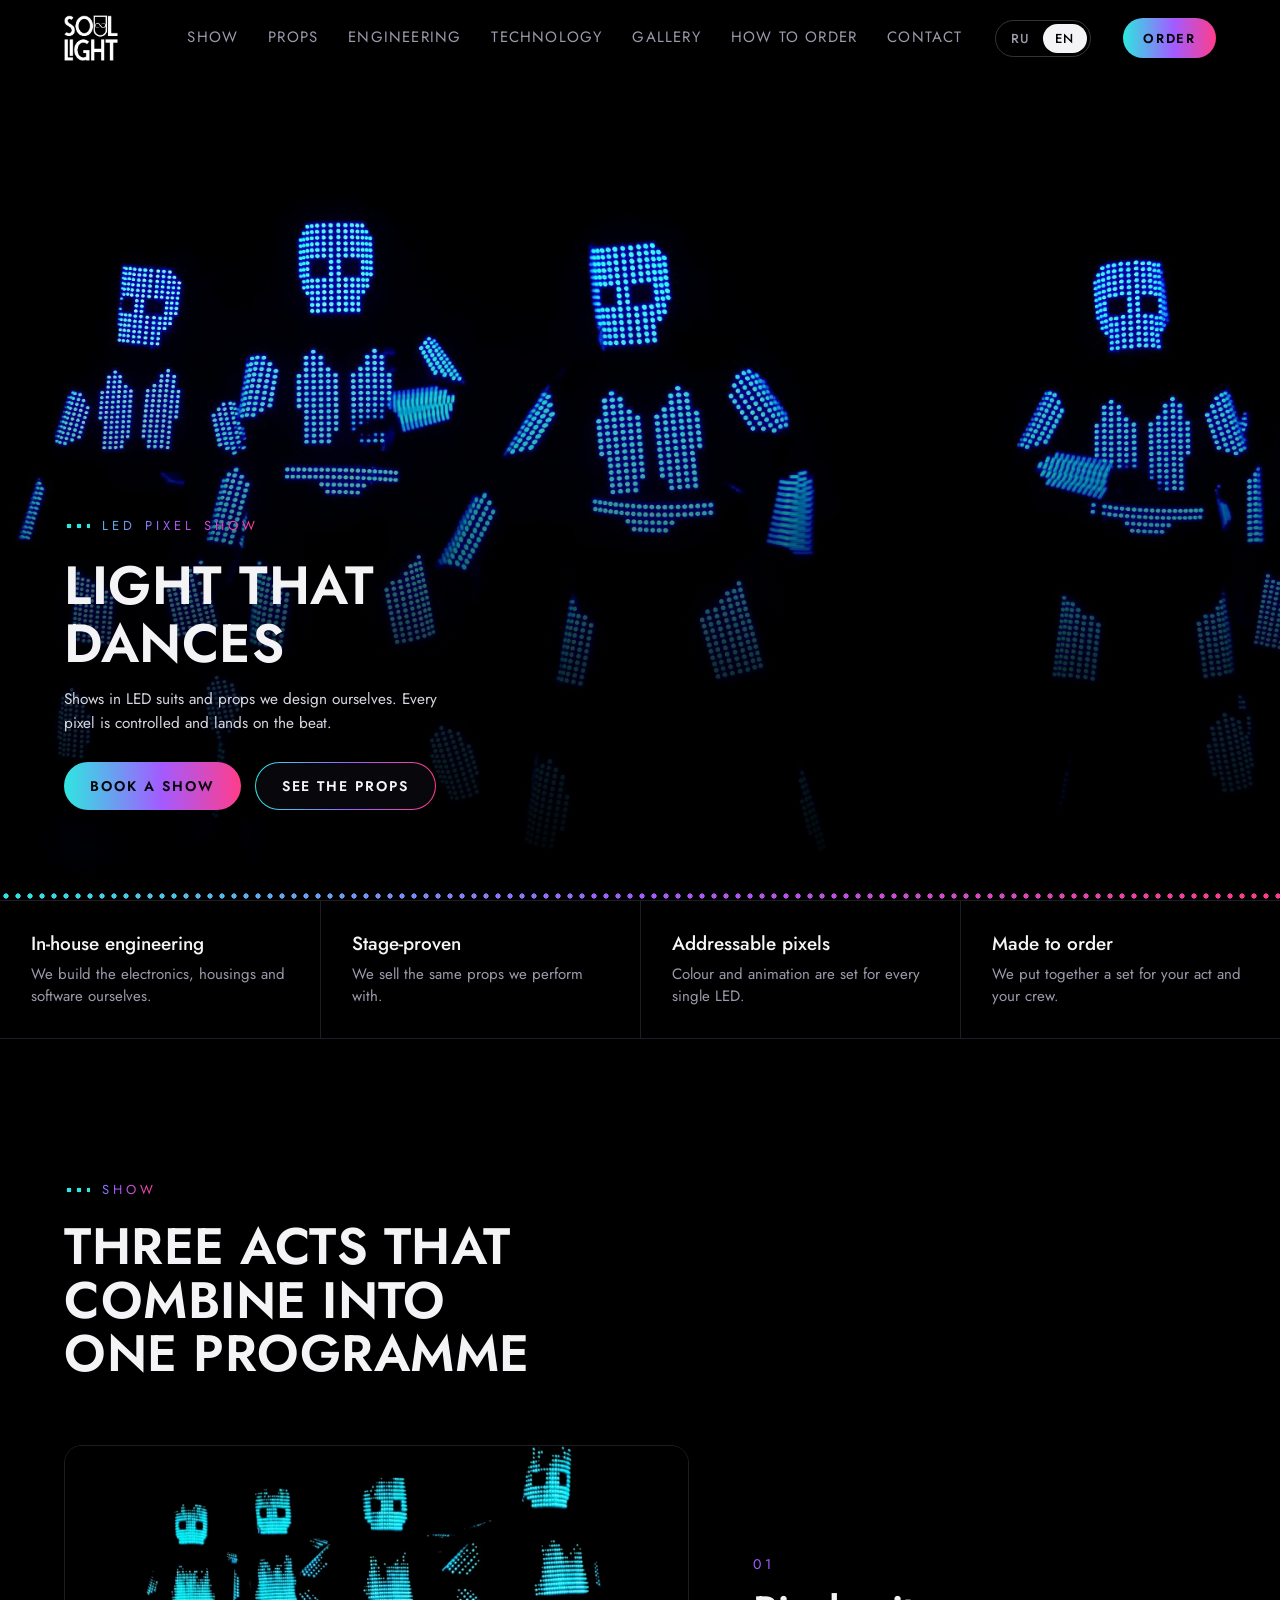
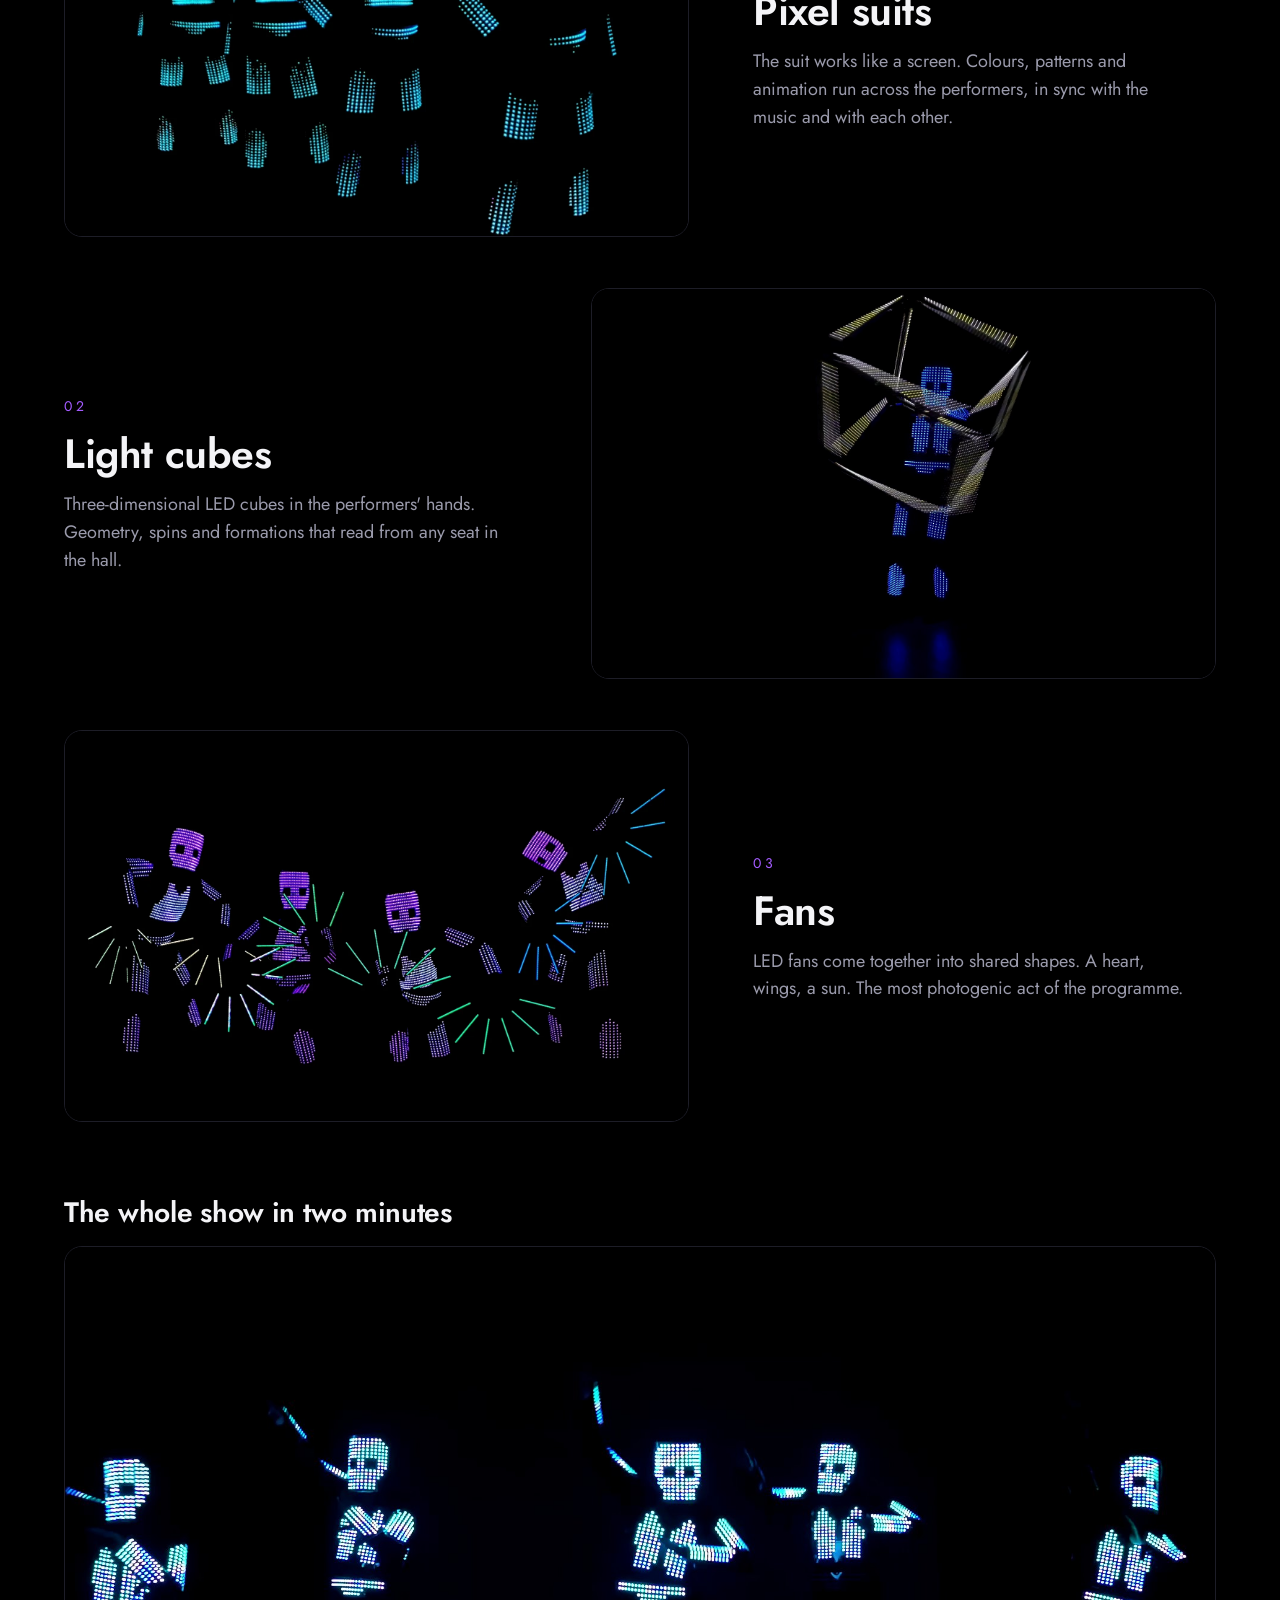
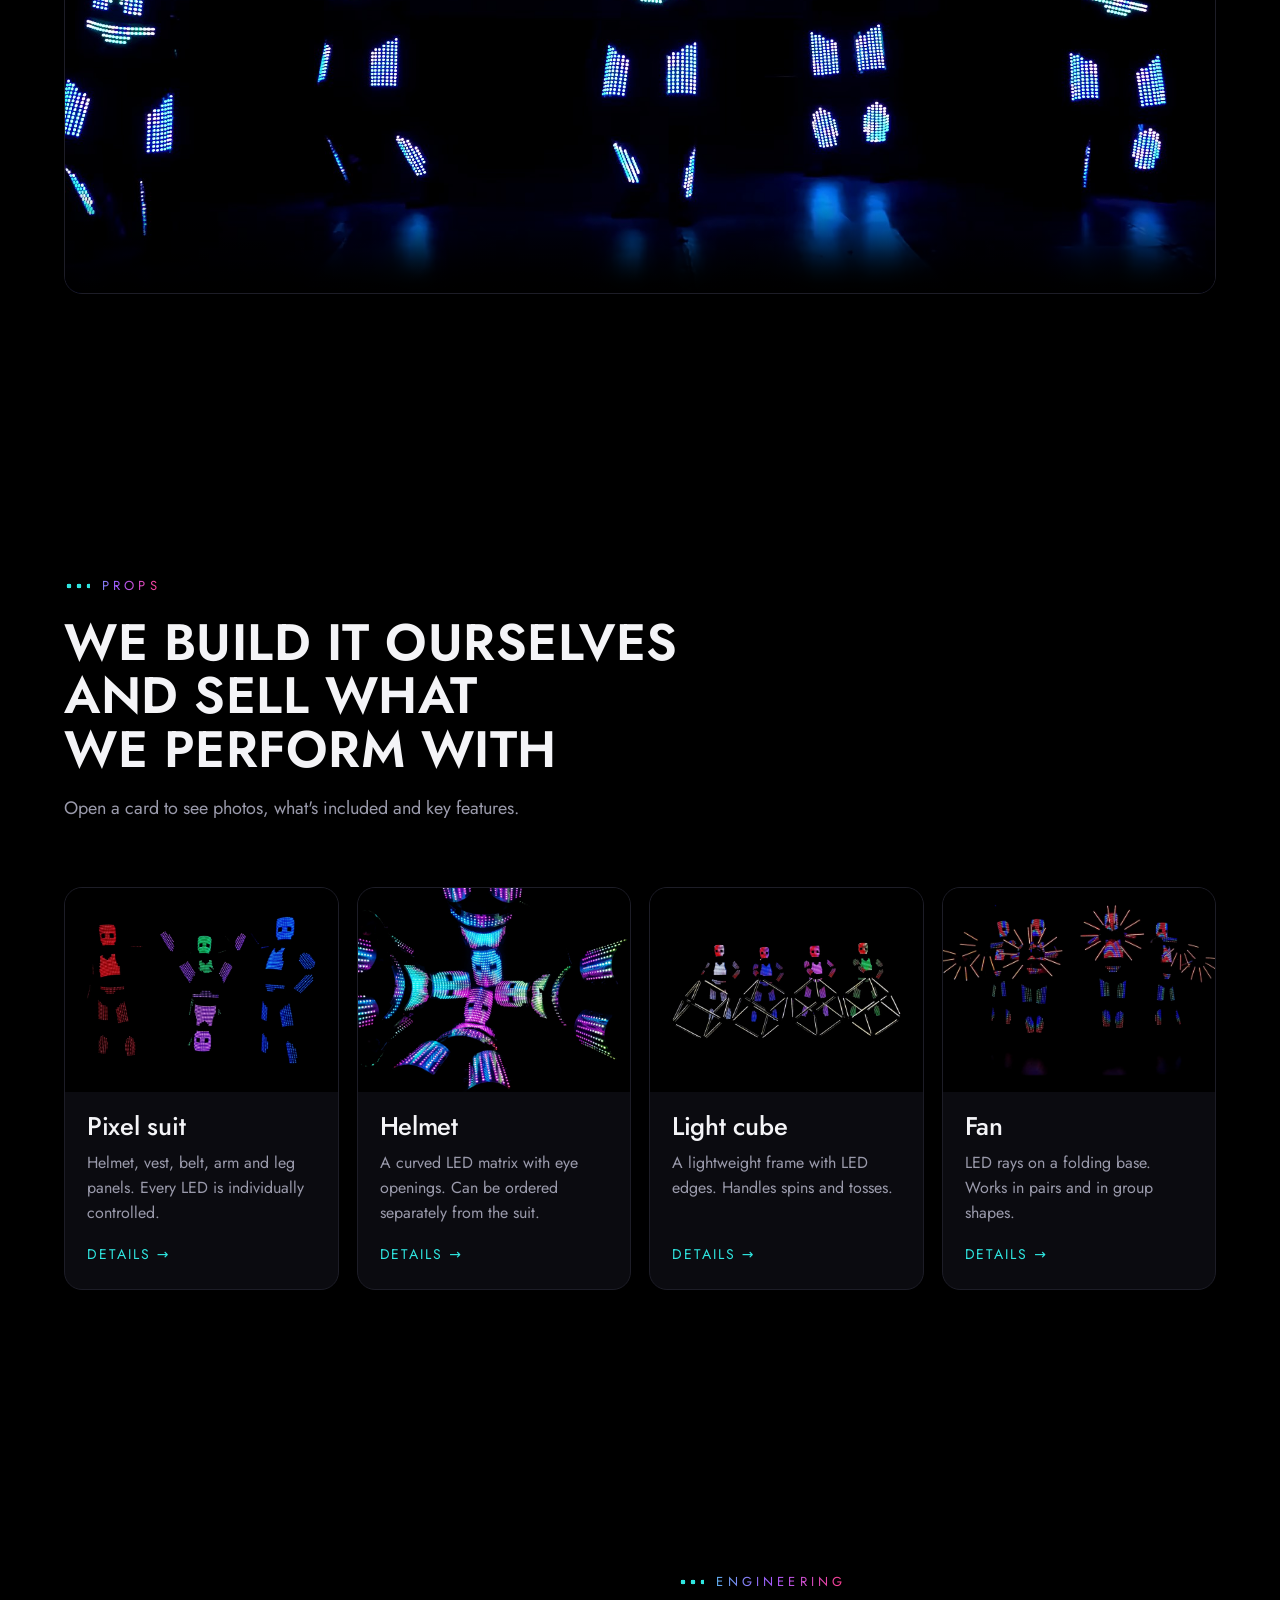
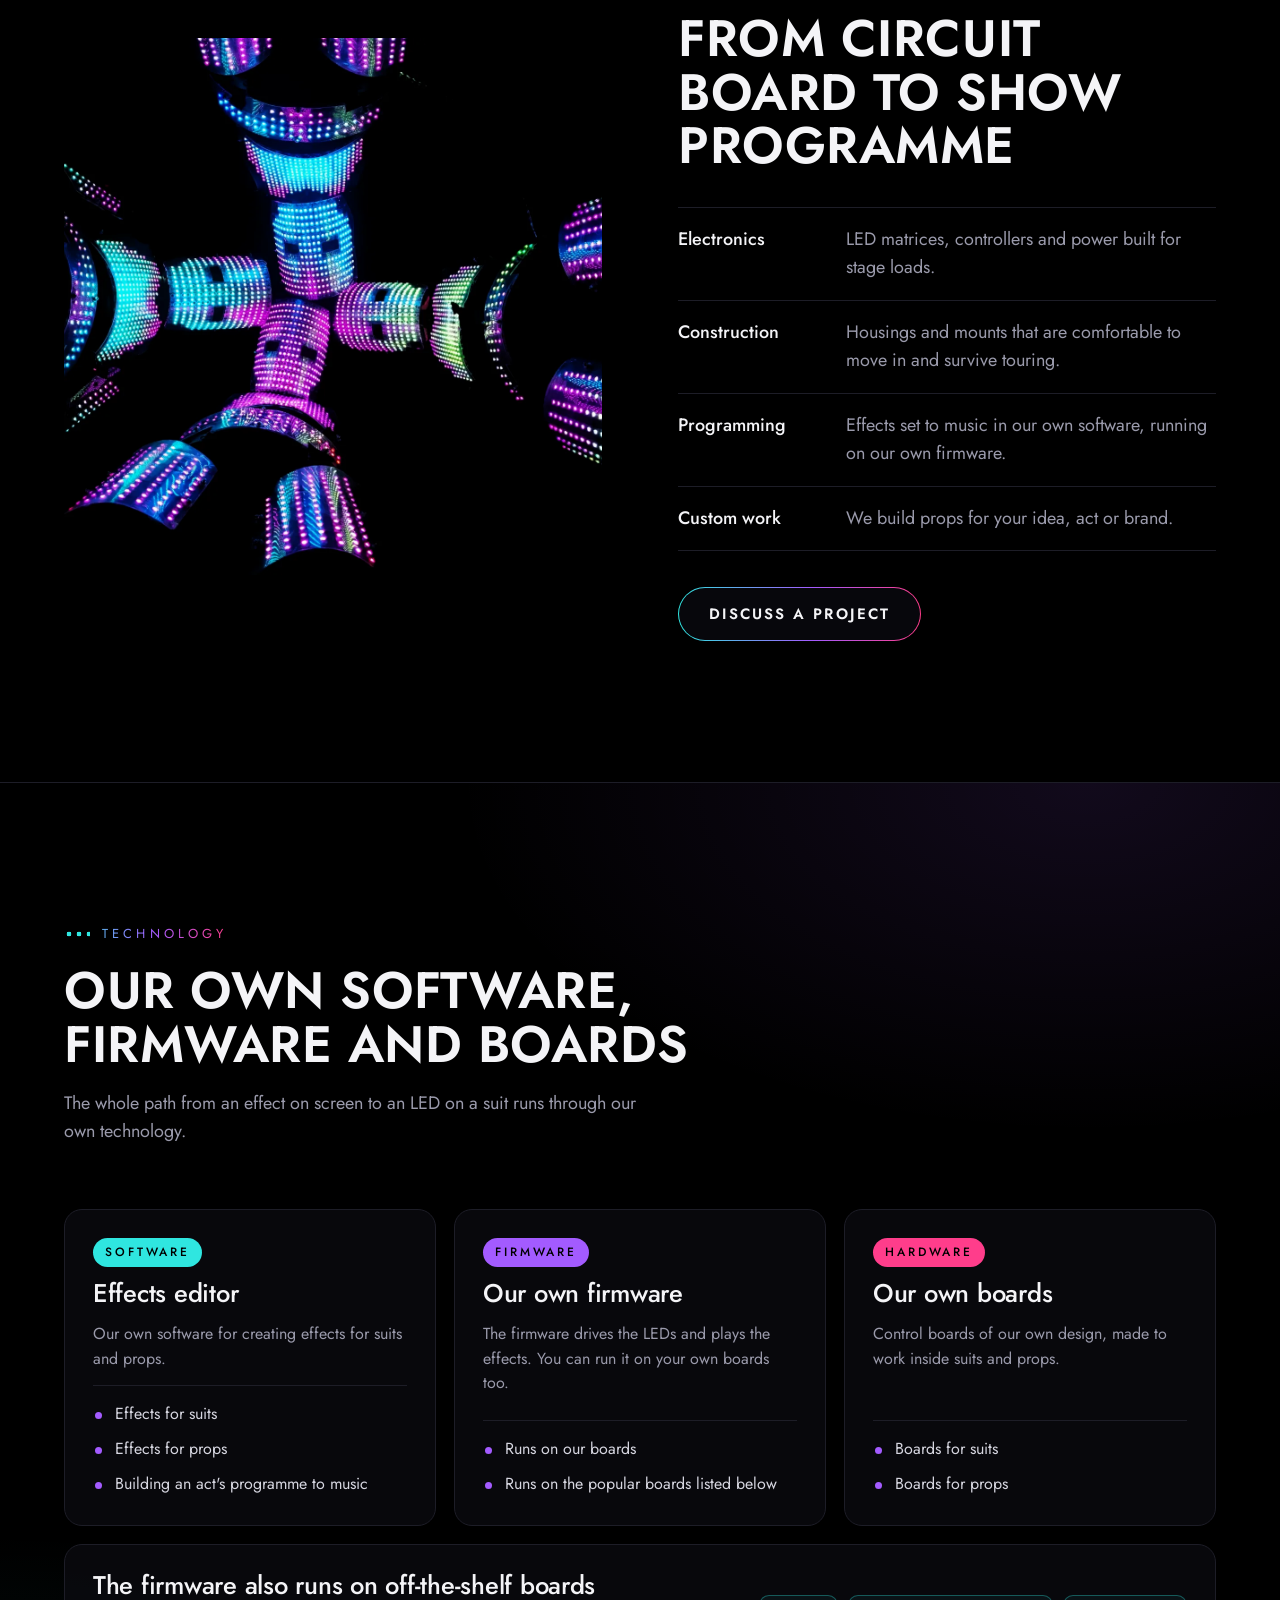
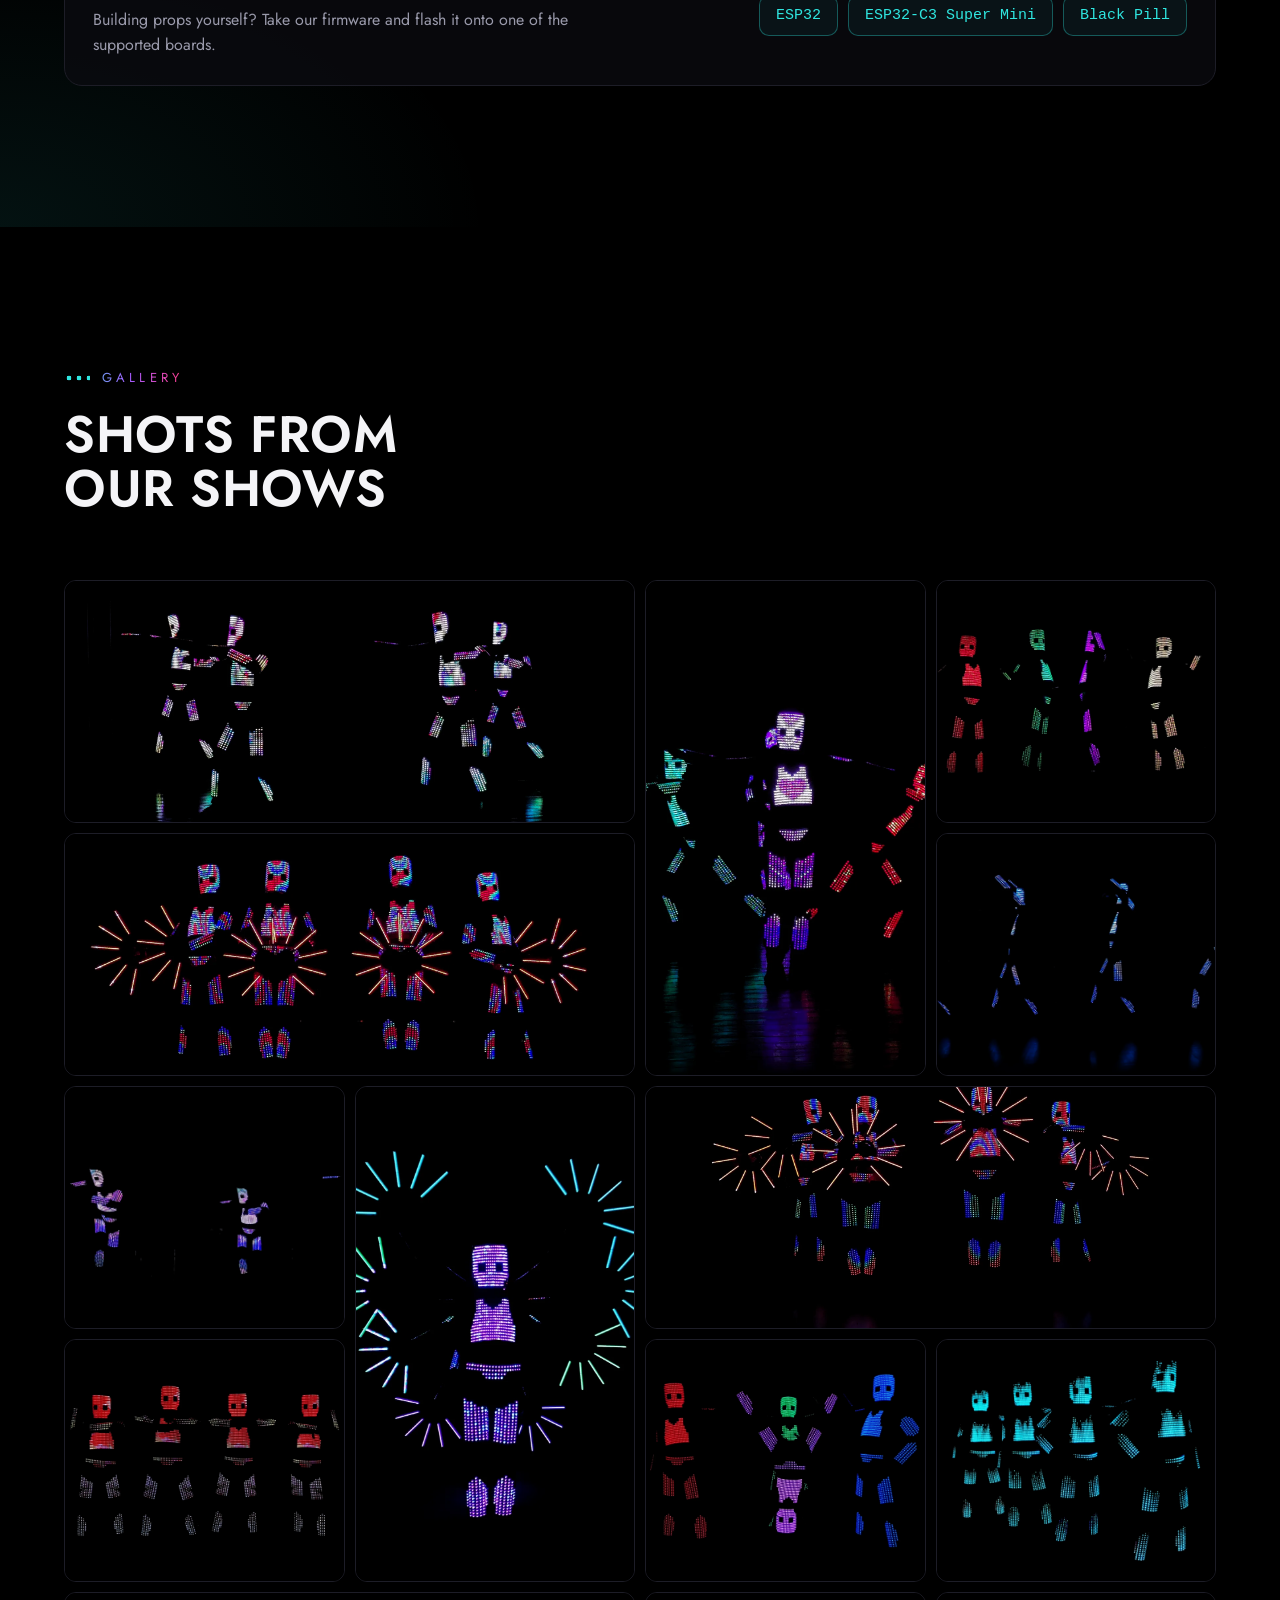
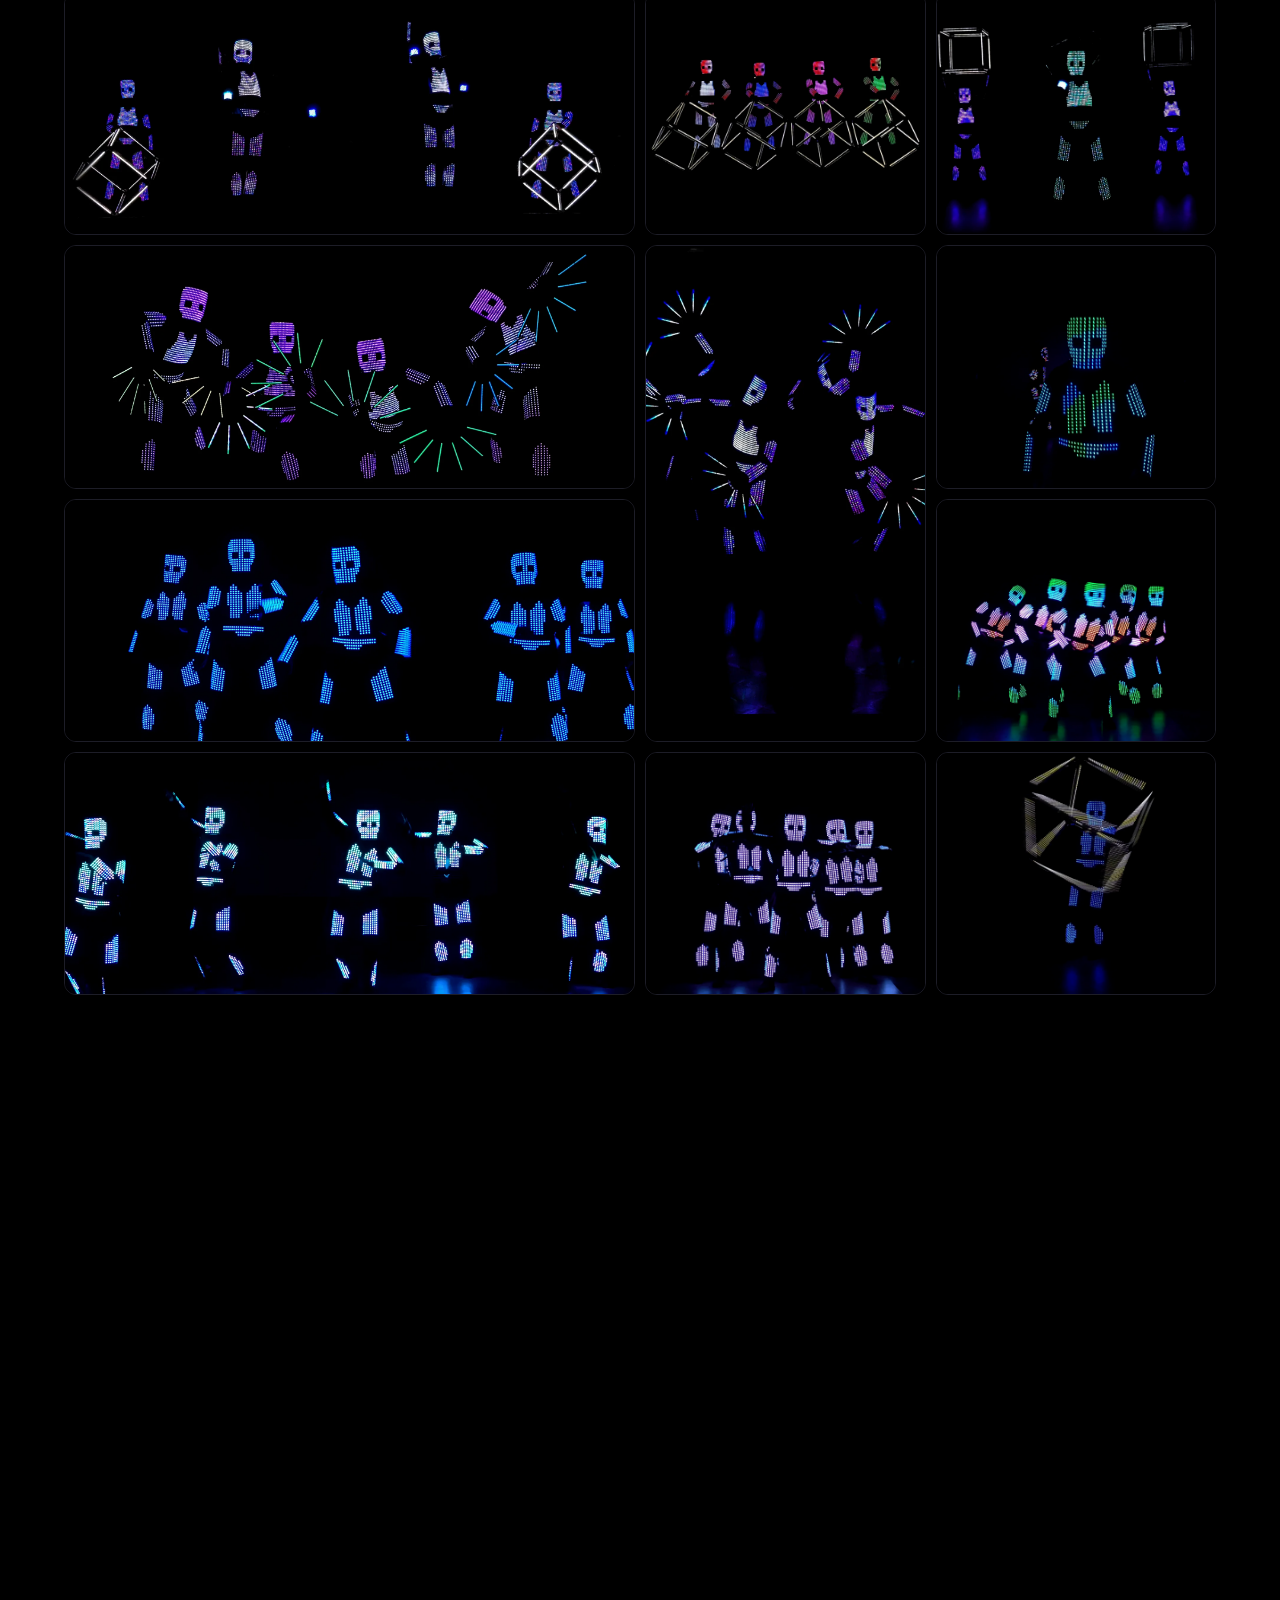
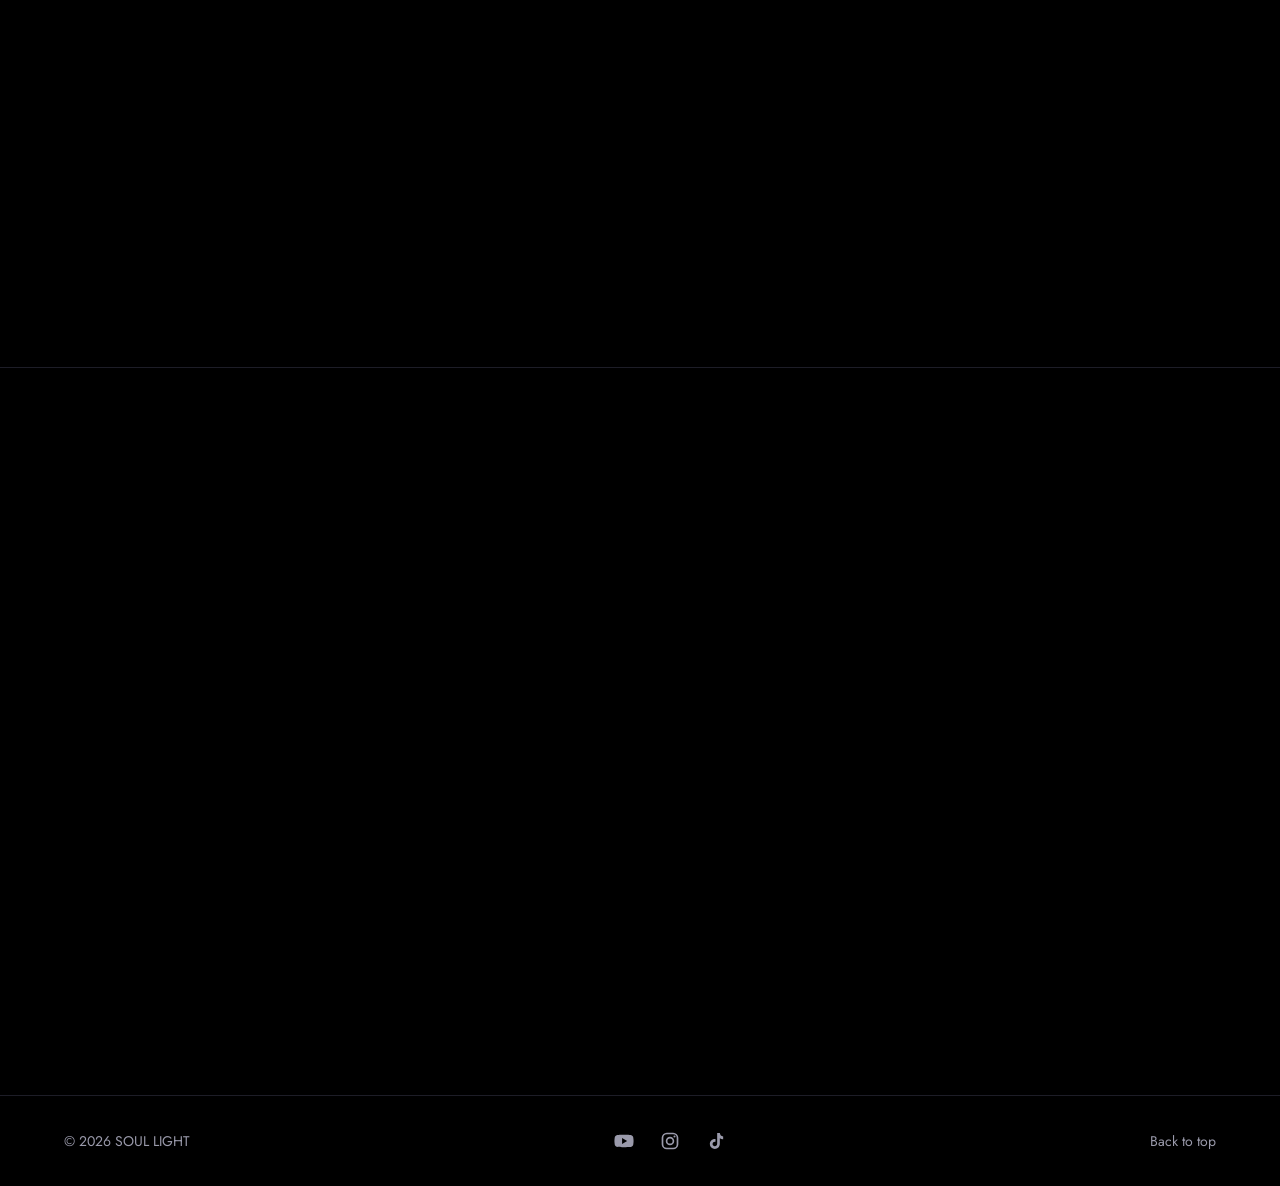
<file: index.html>
<!doctype html>
<html lang="ru">
<head>
<meta charset="utf-8">
<meta name="viewport" content="width=device-width, initial-scale=1">
<title>SOUL LIGHT. Световое шоу и светодиодный реквизит</title>
<meta name="description" content="SOUL LIGHT. Световое пиксельное шоу, светодиодные костюмы, кубы и веера собственной разработки.">
<meta name="theme-color" content="#000000">
<link rel="icon" href="assets/img/logo.png">
<link rel="preconnect" href="https://fonts.googleapis.com">
<link rel="preconnect" href="https://fonts.gstatic.com" crossorigin>
<link href="https://fonts.googleapis.com/css2?family=Jost:wght@300;400;500;600&display=swap" rel="stylesheet">
<link rel="preload" as="image" href="assets/img/hero-fans.webp">
<link rel="stylesheet" href="assets/style.css?v=202611132111">
<script>
(function () {
  var l = new URLSearchParams(location.search).get('lang');
  if (l !== 'ru' && l !== 'en') { try { l = localStorage.getItem('sl-lang'); } catch (e) { l = null; } }
  if (l === 'ru') return;
  var d = document.documentElement;
  d.classList.add('i18n-wait');
  setTimeout(function () { d.classList.remove('i18n-wait'); }, 2500);
})();
</script>
<style>.i18n-wait body { opacity: 0; }</style>
</head>
<body>

<header class="top" id="top">
  <a class="brand" href="#top" aria-label="SOUL LIGHT"><img src="assets/img/logo.png" alt="SOUL LIGHT" width="559" height="651"></a>
  <nav class="nav" id="nav">
    <a href="#show">Шоу</a>
    <a href="#props">Реквизит</a>
    <a href="#lab">Разработка</a>
    <a href="#tech">Технологии</a>
    <a href="#gallery">Галерея</a>
    <a href="#order">Как заказать</a>
    <a href="#contact">Контакты</a>
  </nav>
  <div class="lang" role="group" aria-label="Language"><button type="button" data-lang="ru" aria-pressed="true">RU</button><button type="button" data-lang="en" aria-pressed="false">EN</button></div>
  <a class="btn btn-small" href="#contact">Заказать</a>
  <button class="burger" id="burger" aria-label="Меню" aria-expanded="false"><span></span><span></span></button>
</header>

<main>

<section class="hero" id="hero">
  <div class="slide on" data-hold="15500">
    <video class="hero-bg" id="heroVideo" autoplay muted loop playsinline preload="auto" poster="assets/img/v-blue-five.jpg" aria-label="Фрагменты светового шоу SOUL LIGHT">
      <source src="assets/video/hero.mp4" type="video/mp4">
    </video>
    <div class="hero-text">
      <p class="eyebrow">Световое пиксельное шоу</p>
      <h1>Свет, который<br>танцует</h1>
      <p class="lead">Шоу в светодиодных костюмах и реквизит собственной разработки. Каждый пиксель управляется и попадает в музыку.</p>
      <div class="actions">
        <a class="btn" href="#contact">Заказать шоу</a>
        <a class="btn btn-ghost" href="#props">Смотреть реквизит</a>
      </div>
    </div>
  </div>
  <div class="hero-dots" id="heroDots" role="tablist" aria-label="Слайды"></div>
  <div class="pixels" aria-hidden="true"></div>
</section>


<section class="adv" aria-label="Преимущества">
  <div><b>Своя разработка</b><span>Электронику, корпуса и программы делаем сами.</span></div>
  <div><b>Проверено сценой</b><span>Продаём тот же реквизит, с которым выступаем.</span></div>
  <div><b>Управляемый пиксель</b><span>Цвет и анимация задаются для каждого светодиода.</span></div>
  <div><b>Под заказ</b><span>Соберём комплект под ваш номер и состав группы.</span></div>
</section>

<section class="section" id="show">
  <div class="head">
    <p class="eyebrow">Шоу</p>
    <h2>Три номера, которые собираются в одну программу</h2>
  </div>
  <div class="shows">
    <article class="show">
      <picture><source srcset="assets/img/four-cyan.webp" type="image/webp"><img loading="lazy" src="assets/img/four-cyan.jpg" alt="Четыре артиста в бирюзовых пиксельных костюмах" width="1600" height="1200"></picture>
      <div class="show-body">
        <span class="num">01</span>
        <h3>Пиксельные костюмы</h3>
        <p>Костюм работает как экран. По артистам бегут цвета, узоры и анимация, синхронно с музыкой и друг с другом.</p>
      </div>
    </article>
    <article class="show">
      <picture class="has-clip"><source srcset="assets/img/cubes-four.webp" type="image/webp"><img loading="lazy" src="assets/img/cubes-four.jpg" alt="Артисты со светящимися кубами" width="1600" height="1201"><video class="clip" muted playsinline preload="none" poster="assets/img/v-cube.jpg" data-photo="5000" aria-label="Артист вращает световой куб"><source src="assets/video/cube.mp4" type="video/mp4"></video></picture>
      <div class="show-body">
        <span class="num">02</span>
        <h3>Световые кубы</h3>
        <p>Объёмные светодиодные кубы в руках артистов. Геометрия, вращения и построения, которые читаются с любого места в зале.</p>
      </div>
    </article>
    <article class="show">
      <picture><source srcset="assets/img/fans-purple.webp" type="image/webp"><img loading="lazy" src="assets/img/fans-purple.jpg" alt="Артисты со светодиодными веерами" width="1920" height="1079"></picture>
      <div class="show-body">
        <span class="num">03</span>
        <h3>Веера</h3>
        <p>Светодиодные веера складываются в общие фигуры. Сердце, крылья, солнце. Самый фотогеничный номер программы.</p>
      </div>
    </article>
  </div>
  <div class="reel">
    <h3>Шоу целиком за две минуты</h3>
    <div class="video"><video controls playsinline preload="none" poster="assets/img/v-cyan-five.jpg"><source src="assets/video/showreel.mp4" type="video/mp4"></video></div>
  </div>
</section>

<section class="section" id="props">
  <div class="head">
    <p class="eyebrow">Реквизит</p>
    <h2>Делаем сами и продаём то, с чем выступаем</h2>
    <p class="sub">Откройте карточку, чтобы посмотреть фото, состав комплекта и особенности.</p>
  </div>
  <div class="cards" id="cards"></div>
</section>

<section class="section lab" id="lab">
  <picture class="lab-img"><source srcset="assets/img/helmets-macro.webp" type="image/webp"><img loading="lazy" src="assets/img/helmets-macro.jpg" alt="Светодиодные матрицы шлемов вблизи" width="1600" height="1200"></picture>
  <div class="lab-text">
    <p class="eyebrow">Разработка</p>
    <h2>От платы до программы шоу</h2>
    <ul class="steps">
      <li><b>Электроника</b><span>Светодиодные матрицы, контроллеры и питание под нагрузки сцены.</span></li>
      <li><b>Конструкция</b><span>Корпуса и крепления, в которых удобно двигаться и которые переживают гастроли.</span></li>
      <li><b>Программа</b><span>Эффекты под музыку в собственном софте, на собственной прошивке.</span></li>
      <li><b>На заказ</b><span>Соберём реквизит под вашу идею, номер или бренд.</span></li>
    </ul>
    <a class="btn btn-ghost" href="#contact">Обсудить разработку</a>
  </div>
</section>


<section class="section tech" id="tech">
  <div class="head">
    <p class="eyebrow">Технологии</p>
    <h2>Свой софт, своя прошивка, свои платы</h2>
    <p class="sub">Весь путь от эффекта на экране до светодиода на костюме проходит через наши собственные разработки.</p>
  </div>

  <!-- Чтобы дополнить блок, добавьте строку <li>…</li> в нужный список -->
  <div class="tech-grid">
    <article class="tech-card">
      <span class="tech-tag">Софт</span>
      <h3>Программа для эффектов</h3>
      <p>Собственное программное обеспечение, в котором пишутся эффекты для костюмов и реквизита.</p>
      <ul class="ticks">
        <li>Эффекты для костюмов</li>
        <li>Эффекты для реквизита</li>
        <li>Сборка программы номера под музыку</li>
      </ul>
    </article>
    <article class="tech-card">
      <span class="tech-tag">Прошивка</span>
      <h3>Своя прошивка</h3>
      <p>Прошивка управляет светодиодами и проигрывает эффекты. Её можно использовать и на ваших платах.</p>
      <ul class="ticks">
        <li>Работает на наших платах</li>
        <li>Работает на популярных платах из списка ниже</li>
      </ul>
    </article>
    <article class="tech-card">
      <span class="tech-tag">Железо</span>
      <h3>Свои платы</h3>
      <p>Платы управления собственной разработки, рассчитанные на работу в костюме и в реквизите.</p>
      <ul class="ticks">
        <li>Платы для костюмов</li>
        <li>Платы для реквизита</li>
      </ul>
    </article>
  </div>

  <div class="boards">
    <div class="boards-text">
      <h3>Прошивка работает и на готовых платах</h3>
      <p>Собираете реквизит сами? Возьмите нашу прошивку и поставьте её на одну из поддерживаемых плат.</p>
    </div>
    <ul class="chips" id="boards">
      <li>ESP32</li>
      <li>ESP32-C3 Super Mini</li>
      <li>Black Pill</li>
    </ul>
  </div>
</section>

<section class="section" id="gallery">
  <div class="head">
    <p class="eyebrow">Галерея</p>
    <h2>Кадры с выступлений</h2>
  </div>
  <div class="grid" id="grid"></div>
</section>



<section class="section" id="reviews" hidden>
  <div class="head">
    <p class="eyebrow">Отзывы</p>
    <h2>Что говорят о нас</h2>
  </div>
  <div class="reviews" id="reviewList"></div>
</section>

<section class="section" id="order">
  <div class="head">
    <p class="eyebrow">Как заказать</p>
    <h2>От заявки до первого выступления</h2>
  </div>
  <ol class="order">
    <li><b>Заявка</b><span>Напишите, что нужно: реквизит, количество, сроки.</span></li>
    <li><b>Расчёт</b><span>Согласуем комплектацию, стоимость и срок изготовления.</span></li>
    <li><b>Изготовление</b><span>Собираем и проверяем реквизит перед отправкой.</span></li>
    <li><b>Получение</b><span>Передаём заказ и помогаем с запуском.</span></li>
  </ol>
  <div class="terms">
    <div><h3>Доставка</h3><p>Способ и стоимость доставки считаем под ваш заказ.</p></div>
    <div><h3>Оплата</h3><p>Условия оплаты согласуем при оформлении заказа.</p></div>
    <div><h3>Гарантия</h3><p>Условия гарантии и обслуживания пришлём вместе с расчётом.</p></div>
  </div>
</section>

<section class="section contact" id="contact">
  <img class="contact-logo" src="assets/img/logo.png" alt="" width="559" height="651">
  <h2>Расскажите о вашем событии</h2>
  <p class="sub">Дата, город и формат. Ответим с программой и стоимостью.</p>
  <div class="actions center" id="contactBtns"><p class="sub">Контакты скоро появятся.</p></div>
  <div class="socials" data-socials></div>
</section>

</main>

<footer class="foot">
  <span>© <span id="year"></span> SOUL LIGHT</span>
  <div class="socials small" data-socials></div>
  <a href="#top">Наверх</a>
</footer>

<div class="lightbox" id="lightbox" hidden>
  <button class="lb-close" aria-label="Закрыть">×</button>
  <button class="lb-nav lb-prev" aria-label="Назад">‹</button>
  <img alt="">
  <button class="lb-nav lb-next" aria-label="Вперёд">›</button>
</div>

<script src="assets/i18n.js?v=202611132111" defer></script>
<script src="assets/common.js?v=202611132111" defer></script>
<script src="assets/app.js?v=202611132111" defer></script>
</body>
</html>
</file>
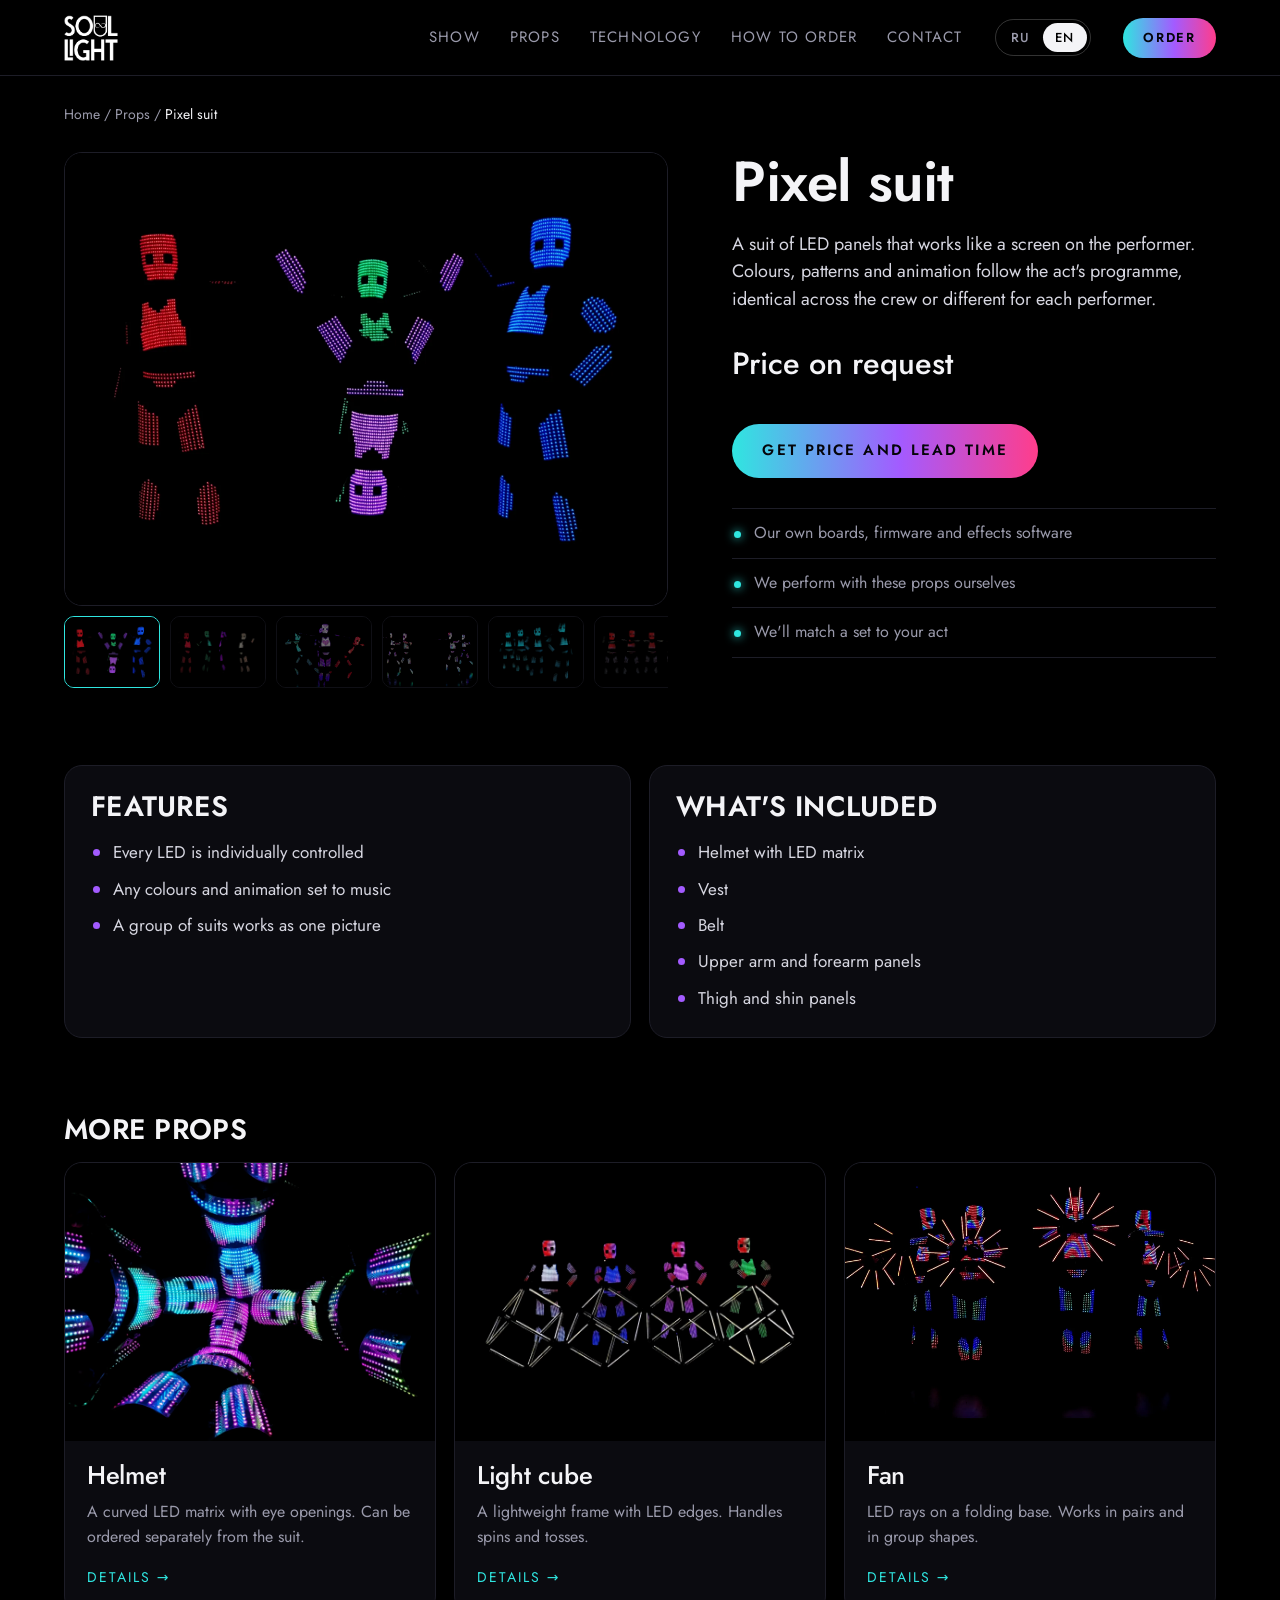
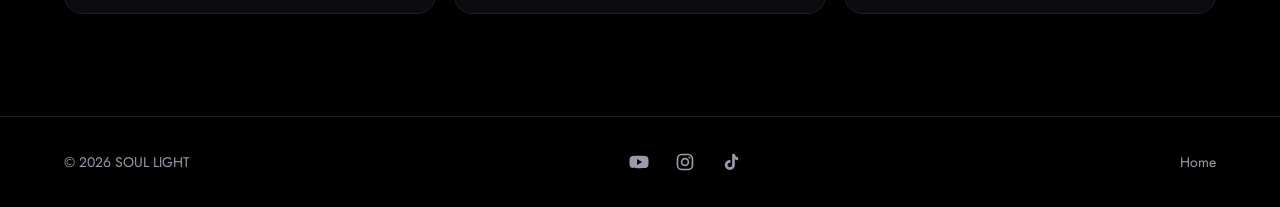
<file: product.html>
<!doctype html>
<html lang="ru">
<head>
<meta charset="utf-8">
<meta name="viewport" content="width=device-width, initial-scale=1">
<title>Реквизит SOUL LIGHT</title>
<meta name="theme-color" content="#000000">
<link rel="icon" href="assets/img/logo.png">
<link rel="preconnect" href="https://fonts.googleapis.com">
<link rel="preconnect" href="https://fonts.gstatic.com" crossorigin>
<link href="https://fonts.googleapis.com/css2?family=Jost:wght@300;400;500;600&display=swap" rel="stylesheet">
<link rel="stylesheet" href="assets/style.css?v=202611132111">
<script>
(function () {
  var l = new URLSearchParams(location.search).get('lang');
  if (l !== 'ru' && l !== 'en') { try { l = localStorage.getItem('sl-lang'); } catch (e) { l = null; } }
  if (l === 'ru') return;
  var d = document.documentElement;
  d.classList.add('i18n-wait');
  setTimeout(function () { d.classList.remove('i18n-wait'); }, 2500);
})();
</script>
<style>.i18n-wait body { opacity: 0; }</style>
</head>
<body>

<header class="top solid" id="top">
  <a class="brand" href="index.html" aria-label="SOUL LIGHT"><img src="assets/img/logo.png" alt="SOUL LIGHT" width="559" height="651"></a>
  <nav class="nav" id="nav">
    <a href="index.html#show">Шоу</a>
    <a href="index.html#props">Реквизит</a>
    <a href="index.html#tech">Технологии</a>
    <a href="index.html#order">Как заказать</a>
    <a href="index.html#contact">Контакты</a>
  </nav>
  <div class="lang" role="group" aria-label="Language"><button type="button" data-lang="ru" aria-pressed="true">RU</button><button type="button" data-lang="en" aria-pressed="false">EN</button></div>
  <a class="btn btn-small" href="index.html#contact">Заказать</a>
  <button class="burger" id="burger" aria-label="Меню" aria-expanded="false"><span></span><span></span></button>
</header>

<main class="pd" id="pd">
  <nav class="crumbs"><a href="index.html">Главная</a> / <a href="index.html#props">Реквизит</a> / <span id="crumb"></span></nav>

  <div class="pd-top">
    <div class="pd-gallery">
      <div class="pd-main"><img id="pdMain" alt=""></div>
      <div class="pd-thumbs" id="pdThumbs"></div>
    </div>
    <div class="pd-info">
      <span class="badge" id="pdBadge" hidden></span>
      <h1 class="pd-title" id="pdName"></h1>
      <p class="pd-text" id="pdText"></p>
      <div class="pd-options" id="pdOptions" hidden></div>
      <p class="pd-price" id="pdPrice"></p>
      <div class="actions">
        <a class="btn" href="index.html#contact">Узнать цену и сроки</a>
      </div>
      <ul class="pd-trust">
        <li>Свои платы, прошивка и софт для эффектов</li>
        <li>Выступаем с этим реквизитом сами</li>
        <li>Подберём комплект под ваш номер</li>
      </ul>
    </div>
  </div>

  <div class="pd-blocks">
    <section class="pd-block" id="pdFeaturesBox"><h2>Особенности</h2><ul class="ticks" id="pdFeatures"></ul></section>
    <section class="pd-block" id="pdKitBox"><h2>Что входит</h2><ul class="ticks" id="pdKit"></ul></section>
    <section class="pd-block" id="pdSpecsBox" hidden><h2>Характеристики</h2><dl class="specs" id="pdSpecs"></dl></section>
  </div>

  <section class="pd-video" id="pdVideoBox" hidden>
    <h2>Видео</h2>
    <div class="video"><video id="pdClip" controls muted loop playsinline preload="metadata" hidden></video><iframe id="pdVideo" allow="autoplay; encrypted-media; fullscreen; picture-in-picture" allowfullscreen loading="lazy"></iframe></div>
  </section>

  <section class="pd-more">
    <h2>Ещё реквизит</h2>
    <div class="cards" id="pdMore"></div>
  </section>
</main>

<footer class="foot">
  <span>© <span id="year"></span> SOUL LIGHT</span>
  <div class="socials small" data-socials></div>
  <a href="index.html">На главную</a>
</footer>

<script src="assets/i18n.js?v=202611132111"></script>
<script src="assets/common.js?v=202611132111"></script>
<script src="assets/product.js?v=202611132111"></script>
</body>
</html>
</file>
<file: assets/style.css>
:root {
  --bg: #000;
  --panel: #0b0b10;
  --line: #1d1d27;
  --text: #f4f4f7;
  --mute: #9a9aab;
  --cyan: #2fe6e0;
  --violet: #a35bff;
  --pink: #ff3d8b;
  --pad: clamp(20px, 5vw, 72px);
  --font: "Jost", "Century Gothic", "Segoe UI", system-ui, sans-serif;
}

* { box-sizing: border-box; margin: 0; }
html { scroll-behavior: smooth; scroll-padding-top: 76px; }
body {
  background: var(--bg); color: var(--text);
  font: 400 18px/1.55 var(--font);
  -webkit-font-smoothing: antialiased;
}
img { display: block; max-width: 100%; height: auto; }
a { color: inherit; text-decoration: none; }
h1, h2, h3 { font-weight: 500; line-height: 1.05; letter-spacing: -0.01em; text-wrap: balance; }
h1 { font-size: clamp(44px, 8.2vw, 124px); text-transform: uppercase; letter-spacing: 0.01em; }
h2 { font-size: clamp(30px, 4.4vw, 60px); max-width: 18ch; }
h3 { font-size: clamp(22px, 2vw, 28px); }
:focus-visible { outline: 2px solid var(--cyan); outline-offset: 3px; }

.eyebrow {
  font-size: 13px; letter-spacing: 0.32em; text-transform: uppercase; color: var(--cyan);
  display: flex; align-items: center; gap: 12px; margin-bottom: 20px;
}
.eyebrow::before {
  content: ""; width: 26px; height: 6px;
  background: radial-gradient(circle, currentColor 2.2px, transparent 2.6px) 0 0 / 10px 6px repeat-x;
}

/* header */
.top {
  position: fixed; inset: 0 0 auto 0; z-index: 20; height: 76px;
  display: flex; align-items: center; gap: 32px; padding: 0 var(--pad);
  background: linear-gradient(#000c, #0000);
  transition: background .3s;
}
.top.solid { background: #000d; backdrop-filter: blur(10px); border-bottom: 1px solid var(--line); }
.brand img { height: 46px; width: auto; }
.nav { display: flex; gap: 30px; margin-left: auto; font-size: 15px; letter-spacing: 0.08em; text-transform: uppercase; }
.nav a { color: var(--mute); transition: color .2s; }
.nav a:hover { color: var(--text); }
.burger { display: none; }

.btn {
  display: inline-flex; align-items: center; justify-content: center;
  min-height: 54px; padding: 0 30px; border-radius: 999px;
  background: var(--text); color: #000;
  font: 500 15px/1 var(--font); letter-spacing: 0.14em; text-transform: uppercase;
  border: 1px solid var(--text); cursor: pointer;
  transition: box-shadow .25s, background .25s, color .25s, border-color .25s;
}
.btn:hover { box-shadow: 0 0 0 1px var(--cyan), 0 0 34px #2fe6e088; }
.btn-ghost { background: transparent; color: var(--text); border-color: #ffffff55; }
.btn-ghost:hover { border-color: var(--violet); box-shadow: 0 0 30px #a35bff66; }
.btn-small { min-height: 40px; padding: 0 20px; font-size: 13px; }
.actions { display: flex; flex-wrap: wrap; gap: 14px; margin-top: 36px; }
.actions.center { justify-content: center; }

/* hero */
.hero { position: relative; min-height: 100svh; display: flex; align-items: flex-end; padding: 120px var(--pad) clamp(56px, 9vh, 110px); overflow: hidden; }
.hero-bg, .hero-bg img { position: absolute; inset: 0; width: 100%; height: 100%; object-fit: cover; object-position: 50% 38%; }
.hero-bg img { animation: breathe 9s ease-in-out infinite alternate; }
@keyframes breathe { from { transform: scale(1); filter: brightness(.92); } to { transform: scale(1.05); filter: brightness(1.12); } }
.hero::after { content: ""; position: absolute; inset: 0; background: linear-gradient(0deg, #000 2%, #000b 30%, #0000 62%); }
.hero-text { position: relative; z-index: 2; max-width: 900px; }
.lead { margin-top: 24px; max-width: 46ch; font-size: clamp(17px, 1.5vw, 21px); color: #d6d6e0; }
/* running LED strip */
.pixels {
  position: absolute; z-index: 2; left: 0; right: 0; bottom: 0; height: 8px;
  background:
    radial-gradient(circle, #000 0 2.4px, transparent 2.8px) 0 0 / 12px 8px,
    linear-gradient(90deg, var(--cyan), var(--violet), var(--pink), var(--violet), var(--cyan)) 0 0 / 200% 100%;
  background-blend-mode: normal;
  -webkit-mask: radial-gradient(circle, #000 2.4px, transparent 2.8px) 0 0 / 12px 8px;
          mask: radial-gradient(circle, #000 2.4px, transparent 2.8px) 0 0 / 12px 8px;
  background: linear-gradient(90deg, var(--cyan), var(--violet), var(--pink), var(--violet), var(--cyan)) 0 0 / 200% 100%;
  animation: run 6s linear infinite;
}
@keyframes run { to { background-position: -200% 0; } }

/* sections */
.section { padding: clamp(72px, 11vw, 150px) var(--pad); }
.head { margin-bottom: clamp(36px, 5vw, 64px); }
.sub { margin-top: 18px; color: var(--mute); max-width: 52ch; }

.shows { display: grid; gap: clamp(28px, 4vw, 56px); }
.show { display: grid; grid-template-columns: 1.35fr 1fr; align-items: center; gap: clamp(24px, 5vw, 80px); }
.show:nth-child(even) { grid-template-columns: 1fr 1.35fr; }
.show:nth-child(even) picture { order: 2; }
.show picture { border-radius: 18px; overflow: hidden; background: #000; border: 1px solid var(--line); }
.show img { width: 100%; aspect-ratio: 16 / 10; object-fit: cover; transition: transform .8s cubic-bezier(.2,.7,.2,1); }
.show:hover img { transform: scale(1.04); }
.num { font-size: 14px; letter-spacing: 0.3em; color: var(--violet); }
.show h3 { font-size: clamp(28px, 3.2vw, 46px); margin: 12px 0 16px; }
.show p { color: var(--mute); max-width: 40ch; }

.cards { display: grid; grid-template-columns: repeat(4, 1fr); gap: 18px; }
.card { background: var(--panel); border: 1px solid var(--line); border-radius: 18px; overflow: hidden; padding-bottom: 24px; display: flex; flex-direction: column; transition: border-color .3s, transform .3s; }
.card:hover { border-color: #3a3a52; transform: translateY(-4px); }
.card img { width: 100%; aspect-ratio: 4 / 3; object-fit: cover; }
.card h3, .card p, .card .link { margin-inline: 22px; }
.card h3 { margin-top: 22px; }
.card p { margin-top: 10px; color: var(--mute); font-size: 16px; flex: 1; }
.link { margin-top: 18px; font-size: 14px; letter-spacing: 0.14em; text-transform: uppercase; color: var(--cyan); }
.link::after { content: " →"; }

.lab { display: grid; grid-template-columns: 1fr 1fr; gap: clamp(28px, 6vw, 90px); align-items: center; }
.lab-img { border-radius: 18px; overflow: hidden; }
.lab-img img { width: 100%; aspect-ratio: 1; object-fit: cover; }
.steps { list-style: none; padding: 0; margin: 34px 0 36px; }
.steps li { display: grid; grid-template-columns: 150px 1fr; gap: 18px; padding: 18px 0; border-top: 1px solid var(--line); }
.steps li:last-child { border-bottom: 1px solid var(--line); }
.steps b { font-weight: 500; }
.steps span { color: var(--mute); }

.grid { display: grid; grid-template-columns: repeat(4, 1fr); grid-auto-rows: clamp(150px, 19vw, 300px); grid-auto-flow: dense; gap: 10px; }
.g { position: relative; overflow: hidden; border-radius: 12px; background: #000; border: 1px solid var(--line); }
.g.tall { grid-row: span 2; }
.g.wide { grid-column: span 2; }
.g picture, .g img { width: 100%; height: 100%; }
.g img { object-fit: cover; transition: transform .6s, filter .6s; }
.g:hover img { transform: scale(1.06); filter: brightness(1.15); }

.contact { text-align: center; display: grid; justify-items: center; border-top: 1px solid var(--line); }
.contact h2 { max-width: 20ch; }
.contact-logo { width: 96px; margin-bottom: 34px; }

.foot { display: flex; justify-content: space-between; padding: 26px var(--pad); border-top: 1px solid var(--line); color: var(--mute); font-size: 14px; }

/* lightbox */
.lightbox { position: fixed; inset: 0; z-index: 50; background: #000e; display: grid; place-items: center; padding: 24px; }
.lightbox[hidden] { display: none; }
.lightbox img { max-width: 100%; max-height: calc(100svh - 48px); border-radius: 8px; }
.lightbox button { position: absolute; background: none; border: 0; color: #fff; font: 300 44px/1 var(--font); cursor: pointer; width: 60px; height: 60px; }
.lb-close { top: 10px; right: 10px; }
.lb-prev { left: 6px; top: 50%; translate: 0 -50%; }
.lb-next { right: 6px; top: 50%; translate: 0 -50%; }

/* reveal */
.rv { opacity: 0; transform: translateY(26px); transition: opacity .8s, transform .8s cubic-bezier(.2,.7,.2,1); }
.rv.in { opacity: 1; transform: none; }

@media (max-width: 1000px) {
  .cards { grid-template-columns: repeat(2, 1fr); }
  .lab { grid-template-columns: 1fr; }
  .lab-img img { aspect-ratio: 16 / 10; }
}
@media (max-width: 760px) {
  body { font-size: 17px; }
  .btn-small { display: none; }
  .burger { display: grid; gap: 7px; margin-left: auto; background: none; border: 0; padding: 12px 0 12px 12px; cursor: pointer; }
  .burger span { width: 28px; height: 2px; background: #fff; transition: transform .25s; }
  .burger[aria-expanded="true"] span:first-child { transform: translateY(4.5px) rotate(45deg); }
  .burger[aria-expanded="true"] span:last-child { transform: translateY(-4.5px) rotate(-45deg); }
  .nav { position: fixed; inset: 76px 0 auto 0; flex-direction: column; gap: 0; background: #000f; border-bottom: 1px solid var(--line); padding: 8px var(--pad) 20px; font-size: 18px; display: none; }
  .nav.open { display: flex; }
  .nav a { padding: 14px 0; border-bottom: 1px solid var(--line); color: var(--text); }
  .show, .show:nth-child(even) { grid-template-columns: 1fr; }
  .show:nth-child(even) picture { order: 0; }
  .grid { grid-template-columns: repeat(2, 1fr); grid-auto-rows: 44vw; }
  .steps li { grid-template-columns: 1fr; gap: 4px; }
  .actions .btn { flex: 1 1 100%; }
}
@media (max-width: 480px) {
  .cards { grid-template-columns: 1fr; }
}
@media (prefers-reduced-motion: reduce) {
  html { scroll-behavior: auto; }
  .hero-bg img, .pixels { animation: none; }
  .rv { opacity: 1; transform: none; transition: none; }
}

/* advantages strip */
.adv { display: grid; grid-template-columns: repeat(4, 1fr); border-block: 1px solid var(--line); }
.adv div { padding: 28px clamp(18px, 2.4vw, 36px) 30px; border-left: 1px solid var(--line); display: grid; gap: 6px; align-content: start; }
.adv div:first-child { border-left: 0; }
.adv b { font-weight: 500; font-size: 19px; }
.adv span { color: var(--mute); font-size: 15px; line-height: 1.45; }

a.card { color: inherit; }
.card .link { display: block; }

/* how to order */
.order { list-style: none; padding: 0; display: grid; grid-template-columns: repeat(4, 1fr); gap: 18px; counter-reset: step; }
.order li { counter-increment: step; border-top: 2px solid var(--line); padding-top: 22px; display: grid; gap: 8px; align-content: start; position: relative; }
.order li::before { content: "0" counter(step); font-size: 14px; letter-spacing: .3em; color: var(--violet); }
.order li::after { content: ""; position: absolute; top: -2px; left: 0; width: 44px; height: 2px; background: var(--cyan); }
.order b { font-weight: 500; font-size: 22px; }
.order span { color: var(--mute); font-size: 16px; }
.terms { margin-top: clamp(36px, 5vw, 64px); display: grid; grid-template-columns: repeat(3, 1fr); gap: 18px; }
.terms div { background: var(--panel); border: 1px solid var(--line); border-radius: 18px; padding: 24px; }
.terms h3 { font-size: 20px; margin-bottom: 8px; }
.terms p { color: var(--mute); font-size: 16px; }

/* product page */
.pd { padding: 104px var(--pad) clamp(60px, 8vw, 110px); }
.crumbs { font-size: 14px; color: var(--mute); margin-bottom: 26px; }
.crumbs a:hover { color: var(--text); }
.crumbs span { color: var(--text); }
.pd-top { display: grid; grid-template-columns: 1.25fr 1fr; gap: clamp(26px, 5vw, 72px); align-items: start; }
.pd-main { border-radius: 18px; overflow: hidden; border: 1px solid var(--line); background: #000; }
.pd-main img { width: 100%; aspect-ratio: 4 / 3; object-fit: contain; }
.pd-thumbs { display: flex; gap: 10px; margin-top: 10px; overflow-x: auto; }
.pd-thumbs button { flex: 0 0 96px; padding: 0; border-radius: 10px; overflow: hidden; border: 1px solid var(--line); background: #000; cursor: pointer; opacity: .55; transition: opacity .2s, border-color .2s; }
.pd-thumbs button.on, .pd-thumbs button:hover { opacity: 1; border-color: var(--cyan); }
.pd-thumbs img { width: 100%; aspect-ratio: 4 / 3; object-fit: cover; }
.pd-info { position: sticky; top: 100px; }
.pd-title { font-size: clamp(34px, 4.4vw, 60px); text-transform: none; letter-spacing: -0.01em; }
.pd-text { margin-top: 18px; color: #d6d6e0; max-width: 46ch; }
.pd-price { margin-top: 26px; font-size: clamp(24px, 2.4vw, 32px); font-weight: 500; }
.pd-options { display: flex; flex-wrap: wrap; gap: 8px; margin-top: 20px; }
.pd-options span { border: 1px solid var(--line); border-radius: 999px; padding: 6px 14px; font-size: 14px; color: var(--mute); }
.badge { display: inline-block; margin-bottom: 14px; padding: 5px 12px; border-radius: 999px; background: var(--pink); color: #000; font-size: 12px; letter-spacing: .14em; text-transform: uppercase; font-weight: 500; }
.pd-trust { list-style: none; padding: 0; margin-top: 30px; border-top: 1px solid var(--line); }
.pd-trust li { padding: 12px 0 12px 22px; border-bottom: 1px solid var(--line); color: var(--mute); font-size: 16px; position: relative; }
.pd-trust li::before { content: ""; position: absolute; left: 2px; top: 22px; width: 7px; height: 7px; border-radius: 50%; background: var(--cyan); box-shadow: 0 0 10px var(--cyan); }
.pd-blocks { display: grid; grid-template-columns: repeat(auto-fit, minmax(280px, 1fr)); gap: 18px; margin-top: clamp(40px, 6vw, 80px); }
.pd-block { background: var(--panel); border: 1px solid var(--line); border-radius: 18px; padding: 26px; }
.pd-block h2, .pd-video h2, .pd-more h2 { font-size: clamp(22px, 2.2vw, 30px); margin-bottom: 18px; max-width: none; }
.ticks { list-style: none; padding: 0; display: grid; gap: 10px; }
.ticks li { padding-left: 22px; position: relative; color: #d6d6e0; font-size: 17px; }
.ticks li::before { content: ""; position: absolute; left: 2px; top: 10px; width: 7px; height: 7px; border-radius: 50%; background: var(--violet); }
.specs { display: grid; grid-template-columns: auto 1fr; gap: 10px 20px; font-size: 16px; }
.specs dt { color: var(--mute); }
.specs dd { margin: 0; }
.pd-video, .pd-more { margin-top: clamp(40px, 6vw, 80px); }
.video { aspect-ratio: 16 / 9; border-radius: 18px; overflow: hidden; border: 1px solid var(--line); }
.video iframe { width: 100%; height: 100%; border: 0; }
.pd-more .cards { grid-template-columns: repeat(3, 1fr); }
[hidden] { display: none !important; }

@media (max-width: 1000px) {
  .adv { grid-template-columns: repeat(2, 1fr); }
  .adv div:nth-child(3) { border-left: 0; }
  .adv div:nth-child(n+3) { border-top: 1px solid var(--line); }
  .order { grid-template-columns: repeat(2, 1fr); gap: 30px 18px; }
  .pd-top { grid-template-columns: 1fr; }
  .pd-info { position: static; }
  .nav { gap: 20px; font-size: 14px; }
}
@media (max-width: 760px) {
  .terms { grid-template-columns: 1fr; }
  .pd-more .cards { grid-template-columns: 1fr; }
  .pd { padding-top: 92px; }
  .nav { gap: 0; font-size: 18px; }
}
@media (max-width: 480px) {
  .adv, .order { grid-template-columns: 1fr; }
  .adv div { border-left: 0; }
  .adv div:nth-child(n+2) { border-top: 1px solid var(--line); }
}

/* tech */
.tech { border-top: 1px solid var(--line); background: radial-gradient(900px 500px at 85% 0%, #a35bff1c, transparent 70%), radial-gradient(700px 420px at 0% 100%, #2fe6e014, transparent 70%); }
.tech-grid { display: grid; grid-template-columns: repeat(3, 1fr); gap: 18px; }
.tech-card { background: #0b0b10cc; border: 1px solid var(--line); border-radius: 18px; padding: 28px; display: flex; flex-direction: column; gap: 14px; transition: border-color .3s, transform .3s; }
.tech-card:hover { border-color: #3a3a52; transform: translateY(-4px); }
.tech-tag { align-self: flex-start; font-size: 12px; letter-spacing: .24em; text-transform: uppercase; color: #000; background: var(--cyan); border-radius: 999px; padding: 5px 12px; font-weight: 500; }
.tech-card:nth-child(2) .tech-tag { background: var(--violet); }
.tech-card:nth-child(3) .tech-tag { background: var(--pink); }
.tech-card p { color: var(--mute); font-size: 16px; }
.tech-card .ticks { margin-top: auto; padding-top: 16px; border-top: 1px solid var(--line); }
.tech-card .ticks li { font-size: 16px; }
.boards { margin-top: 18px; border: 1px solid var(--line); border-radius: 18px; padding: 28px; display: grid; grid-template-columns: 1fr auto; gap: 24px; align-items: center; background: #0b0b10cc; }
.boards p { color: var(--mute); font-size: 16px; margin-top: 8px; max-width: 52ch; }
.chips { list-style: none; padding: 0; display: flex; flex-wrap: wrap; gap: 10px; }
.chips li { font: 500 15px/1 ui-monospace, "Cascadia Mono", Consolas, monospace; padding: 12px 16px; border-radius: 10px; border: 1px solid #2fe6e055; color: var(--cyan); background: #2fe6e00d; white-space: nowrap; }
@media (max-width: 1000px) {
  .tech-grid { grid-template-columns: 1fr; }
  .boards { grid-template-columns: 1fr; }
  .nav { gap: 16px; font-size: 13px; }
}
@media (max-width: 760px) { .nav { gap: 0; font-size: 18px; } }

/* language switch */
.lang { display: flex; border: 1px solid #ffffff33; border-radius: 999px; padding: 3px; }
.lang button { background: none; border: 0; color: var(--mute); font: 500 13px/1 var(--font); letter-spacing: .12em; padding: 8px 12px; border-radius: 999px; cursor: pointer; transition: color .2s, background .2s; }
.lang button:hover { color: var(--text); }
.lang button[aria-pressed="true"] { background: var(--text); color: #000; }
@media (max-width: 760px) {
  .lang { margin-left: auto; }
  .burger { margin-left: 4px; }
}

/* gallery tiles and card images now come from content files */
.g > img { width: 100%; height: 100%; }
.contact .actions .sub { margin: 0; }

/* social icons */
.socials { display: flex; flex-wrap: wrap; justify-content: center; gap: 14px; margin-top: 28px; }
.socials:empty { display: none; }
.socials a { width: 58px; height: 58px; border-radius: 50%; display: grid; place-items: center; border: 1px solid #ffffff33; color: var(--text); transition: color .25s, border-color .25s, box-shadow .25s, transform .25s; }
.socials a:hover { transform: translateY(-3px); }
.socials a[aria-label="YouTube"]:hover { color: #ff4b4b; border-color: #ff4b4b; box-shadow: 0 0 26px #ff4b4b66; }
.socials a[aria-label="Instagram"]:hover { color: var(--pink); border-color: var(--pink); box-shadow: 0 0 26px #ff3d8b66; }
.socials a[aria-label="TikTok"]:hover { color: var(--cyan); border-color: var(--cyan); box-shadow: 0 0 26px #2fe6e066; }
.socials.small { margin-top: 0; gap: 8px; }
.socials.small a { width: 38px; height: 38px; border-color: transparent; color: var(--mute); }
.socials.small svg { width: 20px; height: 20px; }
.foot { align-items: center; gap: 16px; flex-wrap: wrap; }

/* ===== gradient accents and bolder type ===== */
:root { --grad: linear-gradient(90deg, #2fe6e0, #a35bff 55%, #ff3d8b); }
h1, .h1 { font-weight: 600; }
h2 { font-weight: 600; text-transform: uppercase; letter-spacing: 0.01em; font-size: clamp(28px, 4vw, 54px); max-width: 20ch; }
.show h3 { font-weight: 600; }
.eyebrow { background: var(--grad); -webkit-background-clip: text; background-clip: text; color: transparent; width: fit-content; }
.eyebrow::before { background: radial-gradient(circle, #2fe6e0 2.200px, transparent 2.600px) 0 0 / 10px 6px repeat-x; }
.contact .eyebrow, .head .eyebrow { margin-inline: 0; }
.btn { background: var(--grad); border: 0; color: #05050a; font-weight: 600; box-shadow: 0 0 0 #0000; }
.btn:hover { box-shadow: 0 0 34px #a35bff99, 0 0 12px #2fe6e088; }
.btn-ghost { color: var(--text); border: 1.500px solid transparent; background: linear-gradient(#07070c, #07070c) padding-box, var(--grad) border-box; }
.btn-ghost:hover { box-shadow: 0 0 28px #ff3d8b66; border-color: transparent; }
.order li::after { background: var(--grad); }
.g, .card, .show picture, .pd-main { transition: border-color .3s, transform .3s, box-shadow .3s; }
.card:hover, .g:hover { box-shadow: 0 0 34px #a35bff33; }

/* ===== hero slider ===== */
.hero { display: block; padding: 0; }
.hero .slide { position: absolute; inset: 0; display: flex; align-items: flex-end; padding: 120px var(--pad) clamp(76px, 12vh, 130px); opacity: 0; visibility: hidden; transition: opacity 1.200s ease, visibility 0s 1.200s; }
.hero .slide.on { opacity: 1; visibility: visible; transition: opacity 1.200s ease; }
.hero .slide::after { content: ""; position: absolute; inset: 0; background: linear-gradient(0deg, #000 2%, #000b 32%, #0000 64%); }
.hero::after { content: none; }
.hero .slide .hero-bg img { animation: none; transform: scale(1.060); transition: transform 7s ease-out; }
.hero .slide.on .hero-bg img { transform: scale(1); }
.h1 { font-size: clamp(44px, 8.200vw, 124px); text-transform: uppercase; letter-spacing: 0.01em; line-height: 1.050; max-width: none; }
.hero-dots { position: absolute; z-index: 3; left: var(--pad); bottom: clamp(30px, 5vh, 56px); display: flex; gap: 10px; }
.hero-dots button { width: 34px; height: 4px; padding: 0; border: 0; border-radius: 4px; background: #ffffff40; cursor: pointer; transition: background .3s, width .3s; }
.hero-dots button[aria-selected="true"] { width: 60px; background: var(--grad); }

/* ===== reviews ===== */
.reviews { display: grid; grid-auto-flow: column; grid-auto-columns: min(440px, 84vw); gap: 18px; overflow-x: auto; scroll-snap-type: x mandatory; padding-bottom: 14px; }
.review { margin: 0; scroll-snap-align: start; background: var(--panel); border: 1px solid var(--line); border-radius: 18px; padding: 28px; display: flex; flex-direction: column; gap: 22px; }
.review blockquote { margin: 0; font-size: 18px; color: #d6d6e0; flex: 1; }
.review blockquote::before { content: "\201C"; display: block; font-size: 54px; line-height: .6; margin-bottom: 10px; background: var(--grad); -webkit-background-clip: text; background-clip: text; color: transparent; }
.review figcaption { display: flex; align-items: center; gap: 14px; }
.review figcaption img { width: 52px; height: 52px; border-radius: 50%; object-fit: cover; }
.review figcaption div { display: grid; }
.review b { font-weight: 500; }
.review span { color: var(--mute); font-size: 15px; }

@media (prefers-reduced-motion: reduce) {
  .hero .slide, .hero .slide .hero-bg img { transition: none; }
}
.hero .slide::after { background: linear-gradient(0deg, #000 3%, #000d 40%, #0007 62%, #0000 82%); }

/* smaller hero headline so the photo stays visible */
h1, .h1 { font-size: clamp(30px, 4.2vw, 64px); line-height: 1.08; }
.hero .hero-text { max-width: 620px; }
.hero .lead { margin-top: 16px; font-size: clamp(15px, 1.2vw, 18px); max-width: 42ch; }
.hero .actions { margin-top: 26px; }
.hero .btn { min-height: 48px; padding: 0 26px; font-size: 14px; }
.hero .slide { padding-bottom: clamp(70px, 10vh, 110px); }
.hero .slide::after { background: linear-gradient(0deg, #000 2%, #000c 26%, #0005 46%, #0000 66%); }

/* ===== video ===== */
video.hero-bg { object-position: 50% 50%; background: #000; }
.reel { margin-top: clamp(40px, 6vw, 80px); }
.reel h3 { font-size: clamp(22px, 2.2vw, 30px); font-weight: 600; margin-bottom: 18px; }
.video video { display: block; width: 100%; height: 100%; object-fit: cover; background: #000; }

/* ===== clip over a photo ===== */
.show picture.has-clip { position: relative; display: block; }
.show video.clip { position: absolute; inset: 0; width: 100%; height: 100%; object-fit: cover; background: #000; opacity: 1; transition: opacity .9s ease; }
.show video.clip.off { opacity: 0; }
</file>
